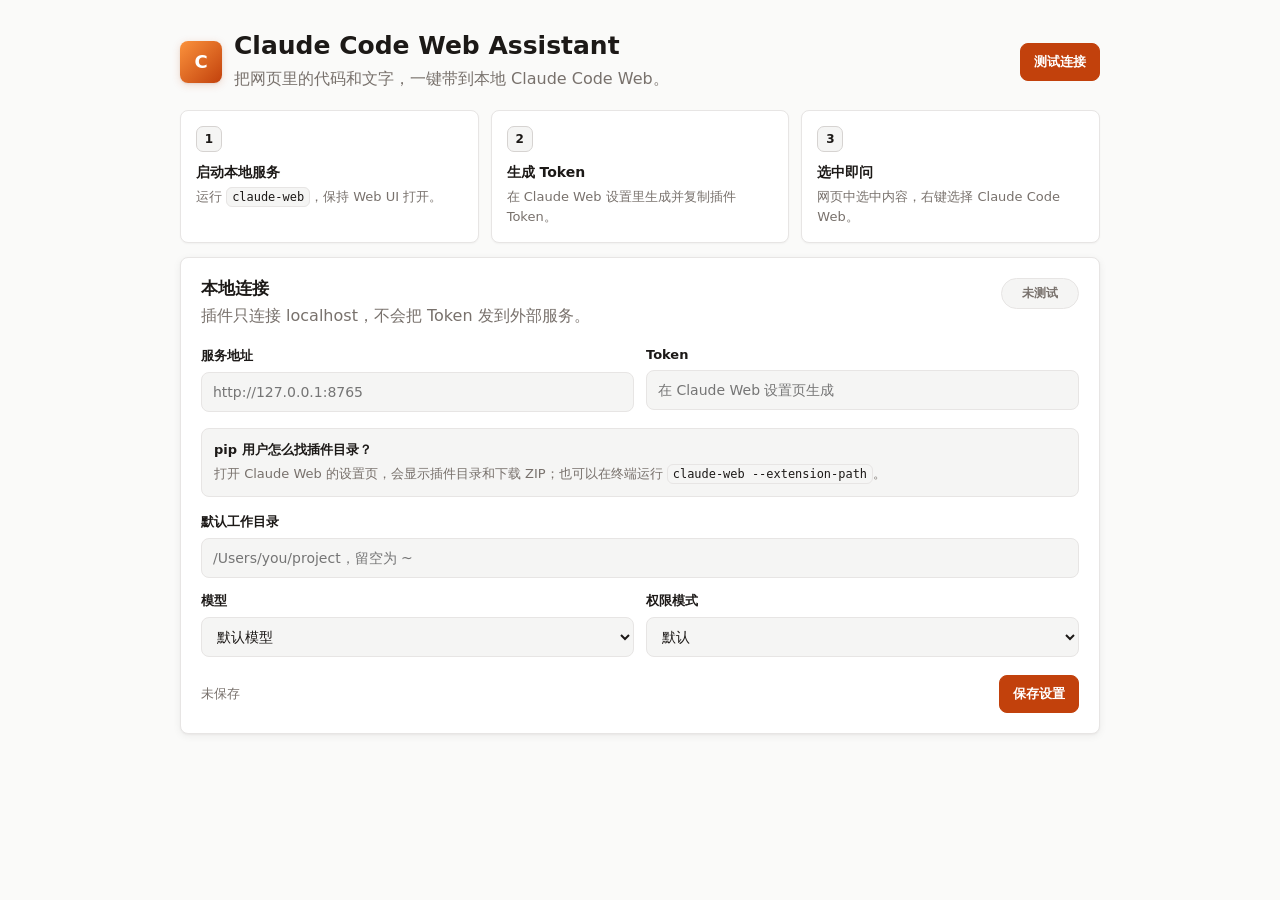
<file: browser-extension/src/options.html>
<!doctype html>
<html lang="zh-CN">
<head>
  <meta charset="utf-8" />
  <meta name="viewport" content="width=device-width, initial-scale=1" />
  <title>Claude Code Web 插件设置</title>
  <link rel="stylesheet" href="options.css" />
</head>
<body>
  <main class="shell">
    <header class="hero">
      <div class="brand-row">
        <div class="mark" aria-hidden="true">C</div>
        <div>
          <h1>Claude Code Web Assistant</h1>
          <p>把网页里的代码和文字，一键带到本地 Claude Code Web。</p>
        </div>
      </div>
      <button id="testBtn" type="button">测试连接</button>
    </header>

    <section class="setup">
      <div class="step">
        <span>1</span>
        <strong>启动本地服务</strong>
        <p>运行 <code>claude-web</code>，保持 Web UI 打开。</p>
      </div>
      <div class="step">
        <span>2</span>
        <strong>生成 Token</strong>
        <p>在 Claude Web 设置里生成并复制插件 Token。</p>
      </div>
      <div class="step">
        <span>3</span>
        <strong>选中即问</strong>
        <p>网页中选中内容，右键选择 Claude Code Web。</p>
      </div>
    </section>

    <section class="panel">
      <div class="panel-head">
        <div>
          <h2>本地连接</h2>
          <p>插件只连接 localhost，不会把 Token 发到外部服务。</p>
        </div>
        <div id="connectionBadge" class="badge">未测试</div>
      </div>

      <div class="grid">
        <label>
          <span>服务地址</span>
          <input id="serviceUrl" autocomplete="off" placeholder="http://127.0.0.1:8765" />
        </label>
        <label>
          <span>Token</span>
          <input id="token" autocomplete="off" type="password" placeholder="在 Claude Web 设置页生成" />
        </label>
      </div>

      <div class="hint">
        <strong>pip 用户怎么找插件目录？</strong>
        <p>打开 Claude Web 的设置页，会显示插件目录和下载 ZIP；也可以在终端运行 <code>claude-web --extension-path</code>。</p>
      </div>

      <label>
        <span>默认工作目录</span>
        <input id="cwd" autocomplete="off" placeholder="/Users/you/project，留空为 ~" />
      </label>

      <div class="row">
        <label>
          <span>模型</span>
          <select id="model">
            <option value="">默认模型</option>
            <option value="opus">Opus</option>
            <option value="sonnet">Sonnet</option>
            <option value="haiku">Haiku</option>
          </select>
        </label>
        <label>
          <span>权限模式</span>
          <select id="permissionMode">
            <option value="default">默认</option>
            <option value="plan">计划</option>
            <option value="readonly">只读</option>
          </select>
        </label>
      </div>

      <footer>
        <span id="status">未保存</span>
        <button id="saveBtn" type="button">保存设置</button>
      </footer>
    </section>
  </main>
  <script type="module" src="options.js"></script>
</body>
</html>
</file>
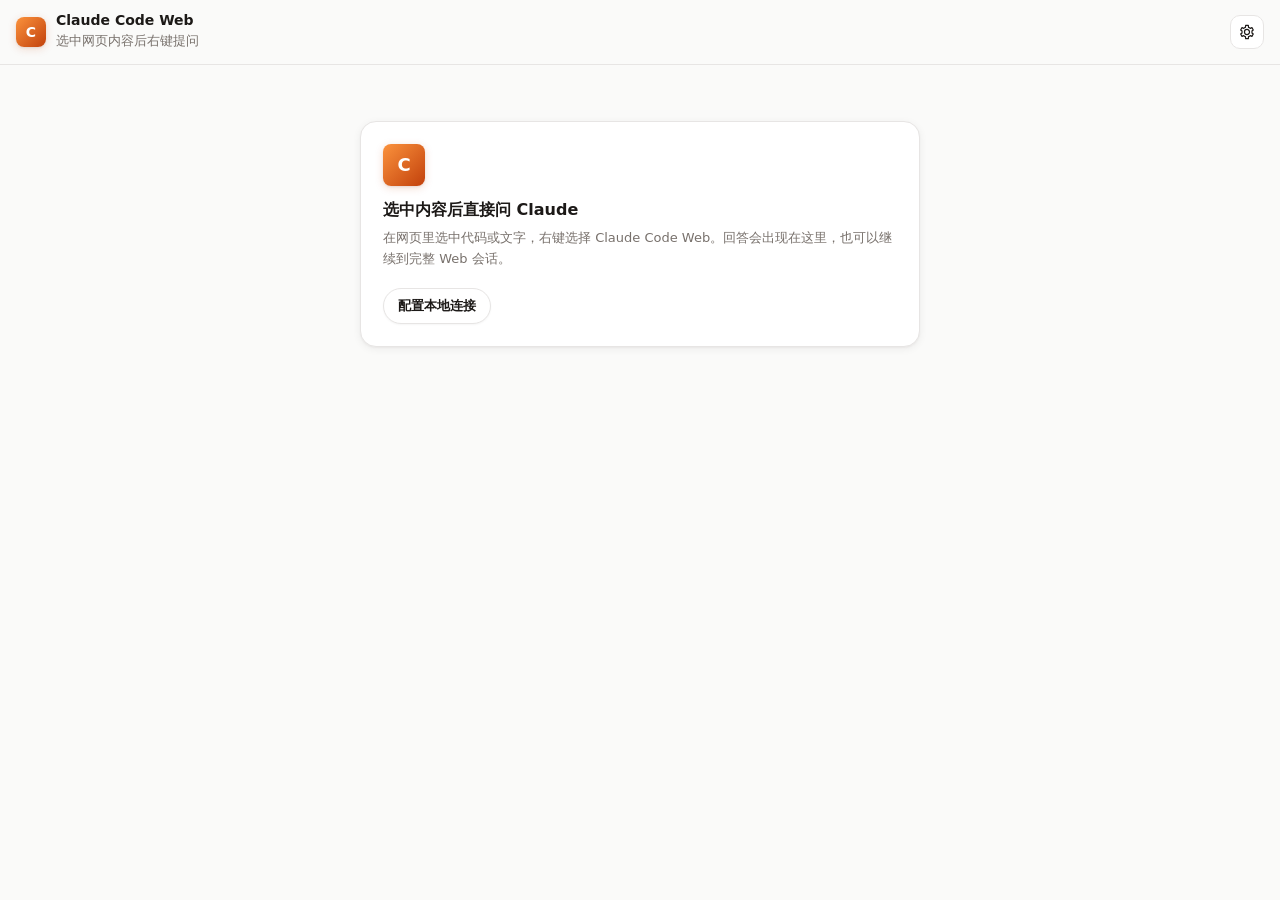
<file: browser-extension/src/sidepanel.html>
<!doctype html>
<html lang="zh-CN">
<head>
  <meta charset="utf-8" />
  <meta name="viewport" content="width=device-width, initial-scale=1" />
  <title>Claude Code Web</title>
  <link rel="stylesheet" href="sidepanel.css" />
</head>
<body>
  <main class="app">
    <header class="topbar">
      <div class="brand">
        <div class="mark" aria-hidden="true">C</div>
        <div>
          <h1>Claude Code Web</h1>
          <p id="subtitle">选中网页内容后右键提问</p>
        </div>
      </div>
      <button id="openOptionsBtn" class="icon-button" type="button" title="设置" aria-label="设置">
        <svg viewBox="0 0 24 24" aria-hidden="true"><path d="M12 8.2a3.8 3.8 0 1 1 0 7.6 3.8 3.8 0 0 1 0-7.6Z"/><path d="M19.4 13.5a7.8 7.8 0 0 0 0-3l2-1.5-2-3.5-2.5 1a8 8 0 0 0-2.6-1.5L14 2h-4l-.4 3a8 8 0 0 0-2.5 1.5l-2.6-1-2 3.5 2.1 1.5a7.8 7.8 0 0 0 0 3L2.5 15l2 3.5 2.6-1a8 8 0 0 0 2.5 1.5l.4 3h4l.3-3a8 8 0 0 0 2.6-1.5l2.5 1 2-3.5-2-1.5Z"/></svg>
      </button>
    </header>

    <section id="emptyState" class="empty panel-width">
      <div class="empty-icon" aria-hidden="true">C</div>
      <h2>选中内容后直接问 Claude</h2>
      <p>在网页里选中代码或文字，右键选择 Claude Code Web。回答会出现在这里，也可以继续到完整 Web 会话。</p>
      <button id="emptyOptionsBtn" type="button">配置本地连接</button>
      <p id="lastError" class="error hidden"></p>
    </section>

    <section id="workState" class="work hidden">
      <div id="askState" class="context panel-width">
        <div class="context-head">
          <div>
            <div class="source-kicker">当前选中</div>
            <div id="askTitle" class="source-title"></div>
          </div>
          <button id="toggleContextTextBtn" class="text-button" type="button">展开</button>
        </div>
        <a id="askUrl" target="_blank" rel="noreferrer"></a>
        <pre id="selectionPreview" class="collapsed"></pre>
      </div>

      <section id="answerState" class="answer panel-width hidden">
        <div class="answer-header">
          <div id="statusLine" class="status">准备中...</div>
          <div id="statusDot" class="status-dot" aria-hidden="true"></div>
        </div>
        <article id="answer"></article>
      </section>

      <div class="composer-wrap">
        <div class="composer panel-width">
          <textarea id="customQuestion" rows="2" placeholder="输入 @ 即可询问标签页相关问题"></textarea>
          <div class="composer-actions">
            <div class="left-actions">
              <button id="toggleContextBtn" class="icon-btn" type="button" title="展开/收起上下文" aria-label="展开/收起上下文" data-tooltip="展开上下文">
                <svg viewBox="0 0 24 24" aria-hidden="true"><path d="M4 7h16"/><path d="M4 12h10"/><path d="M4 17h16"/></svg>
              </button>
              <button id="copyBtn" class="icon-btn" type="button" title="复制回答" aria-label="复制回答" data-tooltip="复制回答" disabled>
                <svg viewBox="0 0 24 24" aria-hidden="true"><rect x="9" y="9" width="10" height="10" rx="2"/><path d="M5 15V7a2 2 0 0 1 2-2h8"/></svg>
              </button>
              <button id="stopBtn" class="icon-btn danger" type="button" title="停止回答" aria-label="停止回答" data-tooltip="停止回答" disabled>
                <svg viewBox="0 0 24 24" aria-hidden="true"><rect x="7" y="7" width="10" height="10" rx="2"/></svg>
              </button>
            </div>
            <div class="model-group">
              <label for="modelSelect" class="sr-only">模型档次</label>
              <select id="modelSelect" aria-label="模型档次">
                <option value="">Auto</option>
                <option value="haiku">Flash</option>
                <option value="sonnet">Pro</option>
                <option value="opus">Max</option>
              </select>
            </div>
            <div class="right-actions">
              <button id="continueBtn" class="icon-btn" type="button" title="去 Web 端" aria-label="去 Web 端" data-tooltip="去 Web 端" disabled>
                <svg viewBox="0 0 24 24" aria-hidden="true"><rect x="4" y="5" width="16" height="14" rx="2"/><path d="M10 14 15 9"/><path d="M11.5 9H15v3.5"/></svg>
              </button>
              <button id="askBtn" class="icon-btn primary" type="button" title="发送" aria-label="发送" data-tooltip="发送">
                <svg viewBox="0 0 24 24" aria-hidden="true"><path d="M4 12 20 4l-5 16-3-6-8-2z"/></svg>
              </button>
            </div>
          </div>
        </div>
      </div>
    </section>
  </main>
  <script type="module" src="sidepanel.js"></script>
</body>
</html>
</file>
<file: browser-extension/src/options.css>
:root {
  color-scheme: light dark;
  --bg: #fafaf9;
  --surface: #ffffff;
  --surface-2: #f5f5f4;
  --surface-3: #e7e5e4;
  --border: #e7e5e4;
  --border-strong: #d6d3d1;
  --text: #1c1917;
  --muted: #78716c;
  --subtle: #a8a29e;
  --accent: #c2410c;
  --green: #166534;
  --danger: #be123c;
  --shadow-md: 0 2px 8px rgba(28, 25, 23, .06), 0 1px 2px rgba(28, 25, 23, .04);
}

@media (prefers-color-scheme: dark) {
  :root {
    --bg: #0c0a09;
    --surface: #1c1917;
    --surface-2: #292524;
    --surface-3: #44403c;
    --border: #292524;
    --border-strong: #44403c;
    --text: #fafaf9;
    --muted: #a8a29e;
    --subtle: #78716c;
    --accent: #fb923c;
    --green: #86efac;
    --danger: #fb7185;
    --shadow-md: 0 2px 10px rgba(0, 0, 0, .34);
  }
}

* { box-sizing: border-box; }

body {
  margin: 0;
  font-family: Inter, ui-sans-serif, system-ui, -apple-system, BlinkMacSystemFont, "Segoe UI", "PingFang SC", sans-serif;
  font-feature-settings: "cv02", "cv03", "cv04", "cv11";
  background: var(--bg);
  color: var(--text);
  -webkit-font-smoothing: antialiased;
}

.shell {
  width: min(920px, calc(100vw - 32px));
  margin: 0 auto;
  padding: 32px 0 42px;
}

.hero {
  display: flex;
  align-items: center;
  justify-content: space-between;
  gap: 18px;
  margin-bottom: 18px;
}

.brand-row {
  display: flex;
  align-items: center;
  gap: 12px;
}

.mark {
  width: 42px;
  height: 42px;
  display: grid;
  place-items: center;
  flex: 0 0 auto;
  border-radius: 8px;
  color: #ffffff;
  background: linear-gradient(135deg, #fb923c, #c2410c);
  box-shadow: 0 2px 8px rgba(194, 65, 12, .18), 0 1px 2px rgba(28, 25, 23, .08);
  font-size: 18px;
  font-weight: 780;
}

h1 {
  font-size: 25px;
  line-height: 1.15;
  margin: 0 0 6px;
  font-weight: 730;
  letter-spacing: 0;
}

h2 {
  font-size: 17px;
  line-height: 1.25;
  margin: 0 0 5px;
  font-weight: 700;
  letter-spacing: 0;
}

p {
  margin: 0;
  color: var(--muted);
  line-height: 1.55;
}

code {
  padding: 2px 5px;
  border: 1px solid var(--border);
  border-radius: 6px;
  background: var(--surface-2);
  color: var(--text);
  font-size: .92em;
}

.setup {
  display: grid;
  grid-template-columns: repeat(3, minmax(0, 1fr));
  gap: 12px;
  margin-bottom: 14px;
}

.step {
  min-height: 122px;
  padding: 15px;
  border: 1px solid var(--border);
  border-radius: 8px;
  background: var(--surface);
  box-shadow: 0 1px 2px rgba(28, 25, 23, .04);
}

.step span {
  width: 26px;
  height: 26px;
  display: grid;
  place-items: center;
  margin-bottom: 12px;
  border: 1px solid var(--border-strong);
  border-radius: 7px;
  color: var(--text);
  background: var(--surface-2);
  font-size: 12px;
  font-weight: 760;
}

.step strong {
  display: block;
  margin-bottom: 5px;
  font-size: 14px;
}

.step p {
  font-size: 13px;
}

.panel {
  padding: 20px;
  border: 1px solid var(--border);
  border-radius: 8px;
  background: var(--surface);
  box-shadow: var(--shadow-md);
}

.panel-head {
  display: flex;
  align-items: flex-start;
  justify-content: space-between;
  gap: 16px;
  margin-bottom: 18px;
}

.badge {
  min-width: 78px;
  padding: 6px 10px;
  border: 1px solid var(--border);
  border-radius: 999px;
  color: var(--muted);
  background: var(--surface-2);
  font-size: 12px;
  font-weight: 700;
  text-align: center;
}

.badge.ok {
  border-color: color-mix(in srgb, var(--green) 42%, var(--border));
  color: var(--green);
}

.badge.bad {
  border-color: color-mix(in srgb, var(--danger) 42%, var(--border));
  color: var(--danger);
}

.grid,
.row {
  display: grid;
  grid-template-columns: 1fr 1fr;
  gap: 12px;
}

label {
  display: grid;
  gap: 7px;
  margin-bottom: 14px;
}

label span {
  font-size: 13px;
  font-weight: 700;
}

input,
select {
  width: 100%;
  height: 40px;
  border: 1px solid var(--border);
  border-radius: 8px;
  padding: 0 11px;
  font: inherit;
  font-size: 14px;
  color: var(--text);
  background: var(--surface-2);
  outline: none;
}

input:focus,
select:focus {
  border-color: var(--border-strong);
  box-shadow: 0 0 0 3px color-mix(in srgb, var(--border-strong) 36%, transparent);
}

.hint {
  margin: 2px 0 16px;
  padding: 12px;
  border: 1px solid var(--border);
  border-radius: 8px;
  background: var(--surface-2);
}

.hint strong {
  display: block;
  margin-bottom: 5px;
  font-size: 13px;
}

.hint p {
  font-size: 13px;
}

button {
  border: 1px solid var(--border);
  border-radius: 8px;
  padding: 9px 13px;
  font: inherit;
  font-size: 13px;
  font-weight: 700;
  color: var(--text);
  background: var(--surface);
  cursor: pointer;
  transition: border-color .14s ease, background .14s ease, color .14s ease, opacity .14s ease;
}

button:hover:not(:disabled) {
  border-color: var(--border-strong);
  background: var(--surface-2);
}

button:disabled {
  cursor: not-allowed;
  opacity: .55;
}

#saveBtn,
#testBtn {
  background: var(--accent);
  border-color: var(--accent);
  color: #ffffff;
}

@media (prefers-color-scheme: dark) {
  #saveBtn,
  #testBtn {
    background: var(--accent);
    border-color: var(--accent);
    color: #1c1917;
  }
}

#saveBtn:hover:not(:disabled),
#testBtn:hover:not(:disabled) {
  background: #9a3412;
  border-color: #9a3412;
}

@media (prefers-color-scheme: dark) {
  #saveBtn:hover:not(:disabled),
  #testBtn:hover:not(:disabled) {
    background: #fdba74;
    border-color: #fdba74;
  }
}

footer {
  display: flex;
  align-items: center;
  justify-content: space-between;
  gap: 12px;
  margin-top: 4px;
}

#status {
  color: var(--muted);
  font-size: 13px;
}

@media (max-width: 720px) {
  .hero,
  .panel-head {
    align-items: stretch;
    flex-direction: column;
  }

  .setup,
  .grid,
  .row {
    grid-template-columns: 1fr;
  }
}
</file>
<file: browser-extension/src/sidepanel.css>
:root {
  color-scheme: light dark;
  --bg: #fafaf9;
  --surface: #ffffff;
  --surface-2: #f5f5f4;
  --surface-3: #e7e5e4;
  --border: #e7e5e4;
  --border-strong: #d6d3d1;
  --text: #1c1917;
  --muted: #78716c;
  --subtle: #a8a29e;
  --accent: #c2410c;
  --accent-hover: #9a3412;
  --green: #166534;
  --danger: #be123c;
  --code-bg: #0d1117;
  --code-text: #e6edf3;
  --shadow-sm: 0 1px 2px rgba(28, 25, 23, .04);
  --shadow-md: 0 2px 8px rgba(28, 25, 23, .06), 0 1px 2px rgba(28, 25, 23, .04);
  --panel-width: 560px;
}

@media (prefers-color-scheme: dark) {
  :root {
    --bg: #0c0a09;
    --surface: #1c1917;
    --surface-2: #292524;
    --surface-3: #44403c;
    --border: #292524;
    --border-strong: #44403c;
    --text: #fafaf9;
    --muted: #a8a29e;
    --subtle: #78716c;
    --accent: #fb923c;
    --accent-hover: #fdba74;
    --green: #86efac;
    --danger: #fb7185;
    --code-bg: #09090b;
    --code-text: #f4f4f5;
    --shadow-sm: 0 1px 2px rgba(0, 0, 0, .32);
    --shadow-md: 0 2px 10px rgba(0, 0, 0, .34);
  }
}

* {
  box-sizing: border-box;
  scrollbar-width: none;
  -ms-overflow-style: none;
}

*::-webkit-scrollbar {
  width: 0;
  height: 0;
  display: none;
}

html,
body {
  margin: 0;
  min-width: 320px;
  overflow: hidden auto;
}

body {
  overflow-x: hidden;
  background: var(--bg);
  color: var(--text);
  font-family: Inter, ui-sans-serif, system-ui, -apple-system, BlinkMacSystemFont, "Segoe UI", "PingFang SC", sans-serif;
  font-feature-settings: "cv02", "cv03", "cv04", "cv11";
  -webkit-font-smoothing: antialiased;
}

.app {
  min-height: 100vh;
  display: flex;
  flex-direction: column;
}

.panel-width {
  width: min(var(--panel-width), calc(100vw - 32px));
  margin-left: auto;
  margin-right: auto;
}

.topbar {
  position: sticky;
  top: 0;
  z-index: 10;
  display: flex;
  align-items: center;
  justify-content: space-between;
  gap: 12px;
  padding: 12px 16px;
  border-bottom: 1px solid var(--border);
  background: color-mix(in srgb, var(--bg) 94%, transparent);
  backdrop-filter: blur(14px);
}

.brand {
  display: flex;
  align-items: center;
  gap: 10px;
  min-width: 0;
}

.mark,
.empty-icon {
  display: grid;
  place-items: center;
  flex: 0 0 auto;
  border-radius: 8px;
  color: #ffffff;
  background: linear-gradient(135deg, #fb923c, #c2410c);
  box-shadow: 0 2px 8px rgba(194, 65, 12, .18), 0 1px 2px rgba(28, 25, 23, .08);
  font-weight: 760;
}

.mark {
  width: 30px;
  height: 30px;
  font-size: 14px;
}

.empty-icon {
  width: 42px;
  height: 42px;
  margin-bottom: 14px;
  font-size: 18px;
}

h1 {
  margin: 0 0 2px;
  overflow: hidden;
  text-overflow: ellipsis;
  white-space: nowrap;
  color: var(--text);
  font-size: 14px;
  font-weight: 700;
  line-height: 1.2;
  letter-spacing: 0;
}

h2 {
  margin: 0 0 8px;
  color: var(--text);
  font-size: 16px;
  font-weight: 700;
  line-height: 1.3;
  letter-spacing: 0;
}

p {
  margin: 0;
  color: var(--muted);
  font-size: 13px;
  line-height: 1.6;
}

button {
  height: 36px;
  border: 1px solid var(--border);
  border-radius: 999px;
  padding: 0 14px;
  font: inherit;
  font-size: 13px;
  font-weight: 650;
  color: var(--text);
  background: var(--surface);
  cursor: pointer;
  box-shadow: var(--shadow-sm);
  transition: border-color .14s ease, background .14s ease, color .14s ease, opacity .14s ease;
}

button:hover:not(:disabled) {
  border-color: var(--border-strong);
  background: var(--surface-2);
}

button:disabled {
  cursor: not-allowed;
  opacity: .46;
}

.icon-button {
  width: 34px;
  height: 34px;
  padding: 0;
  display: grid;
  place-items: center;
  flex: 0 0 auto;
  border-radius: 10px;
  box-shadow: none;
}

.icon-button svg {
  width: 16px;
  height: 16px;
  fill: none;
  stroke: currentColor;
  stroke-linecap: round;
  stroke-linejoin: round;
  stroke-width: 1.8;
}

.hidden {
  display: none !important;
}

.empty {
  margin-top: 56px;
  padding: 22px;
  border: 1px solid var(--border);
  border-radius: 16px;
  background: var(--surface);
  box-shadow: var(--shadow-md);
}

.empty button {
  margin-top: 18px;
}

.work {
  min-height: calc(100vh - 59px);
  display: flex;
  flex: 1;
  flex-direction: column;
}

.context {
  margin-top: 14px;
  padding: 12px 14px;
  border: 1px solid var(--border);
  border-radius: 16px;
  background: var(--surface);
  box-shadow: var(--shadow-sm);
}

.context-head {
  display: flex;
  align-items: flex-start;
  justify-content: space-between;
  gap: 12px;
}

.source-kicker {
  margin-bottom: 3px;
  color: var(--accent);
  font-size: 11px;
  font-weight: 720;
  line-height: 1.2;
}

.source-title {
  max-width: 100%;
  overflow: hidden;
  text-overflow: ellipsis;
  white-space: nowrap;
  color: var(--text);
  font-size: 14px;
  font-weight: 700;
  line-height: 1.35;
}

#askUrl {
  display: block;
  max-width: 100%;
  margin-top: 3px;
  overflow: hidden;
  text-overflow: ellipsis;
  white-space: nowrap;
  color: var(--muted);
  font-size: 12px;
}

.text-button {
  width: auto;
  height: auto;
  padding: 2px 0;
  border: 0;
  border-radius: 0;
  color: var(--muted);
  background: transparent;
  box-shadow: none;
  font-size: 12px;
}

.text-button:hover:not(:disabled) {
  color: var(--text);
  background: transparent;
}

pre {
  max-width: 100%;
  margin: 10px 0 0;
  overflow: auto;
  white-space: pre-wrap;
  word-break: break-word;
  overflow-wrap: anywhere;
  padding: 11px 12px;
  border: 1px solid #1f2937;
  border-radius: 12px;
  background: var(--code-bg);
  color: var(--code-text);
  font-family: "JetBrains Mono", ui-monospace, SFMono-Regular, Menlo, Monaco, Consolas, monospace;
  font-size: 12px;
  line-height: 1.55;
}

pre.collapsed {
  max-height: 92px;
}

pre.expanded {
  max-height: 260px;
}

.answer {
  flex: 1;
  display: flex;
  flex-direction: column;
  gap: 10px;
  padding: 16px 0 132px;
}

.answer-header {
  display: flex;
  align-items: center;
  justify-content: space-between;
  gap: 10px;
}

.status {
  color: var(--muted);
  font-size: 13px;
  line-height: 1.4;
}

.status-dot {
  width: 8px;
  height: 8px;
  flex: 0 0 auto;
  border-radius: 999px;
  background: var(--subtle);
}

.status-dot.active {
  background: var(--accent);
}

.status-dot.done {
  background: var(--green);
}

#answer {
  min-height: 220px;
  color: var(--text);
  word-break: break-word;
  overflow-wrap: anywhere;
  font-size: 15px;
  line-height: 1.68;
}

#answer > :first-child {
  margin-top: 0;
}

#answer > :last-child {
  margin-bottom: 0;
}

#answer h1,
#answer h2,
#answer h3,
#answer h4,
#answer h5,
#answer h6 {
  margin: 20px 0 9px;
  color: var(--text);
  font-weight: 760;
  line-height: 1.32;
  letter-spacing: 0;
}

#answer h1 {
  font-size: 20px;
}

#answer h2 {
  font-size: 18px;
}

#answer h3 {
  font-size: 16px;
}

#answer h4,
#answer h5,
#answer h6 {
  font-size: 15px;
}

#answer p {
  margin: 9px 0;
  color: var(--text);
  font-size: inherit;
  line-height: inherit;
}

#answer strong {
  font-weight: 760;
}

#answer ul,
#answer ol {
  margin: 9px 0 14px;
  padding-left: 1.35em;
}

#answer li {
  margin: 5px 0;
  padding-left: 2px;
}

#answer li::marker {
  color: var(--muted);
  font-weight: 650;
}

#answer hr {
  height: 1px;
  margin: 20px 0;
  border: 0;
  background: var(--border);
}

#answer blockquote {
  margin: 12px 0;
  padding: 8px 12px;
  border-left: 3px solid var(--border-strong);
  color: var(--muted);
  background: var(--surface-2);
}

#answer blockquote p {
  color: inherit;
}

#answer a {
  color: var(--accent);
  text-decoration: underline;
  text-underline-offset: 3px;
}

#answer code {
  border-radius: 5px;
  padding: 1px 5px;
  color: var(--text);
  background: var(--surface-2);
  font-family: "JetBrains Mono", ui-monospace, SFMono-Regular, Menlo, Monaco, Consolas, monospace;
  font-size: .9em;
}

#answer pre {
  max-height: none;
  margin: 12px 0;
  overflow: auto;
  white-space: pre;
  padding: 12px;
  border: 1px solid #1f2937;
  border-radius: 12px;
  background: var(--code-bg);
  color: var(--code-text);
  font-size: 12px;
  line-height: 1.6;
}

#answer pre code {
  display: block;
  padding: 0;
  color: inherit;
  background: transparent;
  font-size: inherit;
}

.composer-wrap {
  position: sticky;
  bottom: 0;
  z-index: 9;
  margin-top: auto;
  padding: 10px 0 12px;
  border-top: 1px solid color-mix(in srgb, var(--border) 62%, transparent);
  background: linear-gradient(180deg, color-mix(in srgb, var(--bg) 0%, transparent), var(--bg) 22%, var(--bg));
}

.composer {
  padding: 8px 10px;
  border: 1px solid var(--border-strong);
  border-radius: 16px;
  background: var(--surface);
  box-shadow: var(--shadow-md);
}

textarea {
  width: 100%;
  height: 42px;
  min-height: 42px;
  max-height: 132px;
  resize: none;
  overflow: auto;
  border: 0;
  border-radius: 10px;
  padding: 7px 5px 5px;
  font: inherit;
  font-size: 14.5px;
  line-height: 1.5;
  color: var(--text);
  background: transparent;
  outline: none;
}

.composer-actions {
  display: flex;
  align-items: center;
  justify-content: space-between;
  gap: 8px;
  margin-top: 2px;
  min-width: 0;
}

.left-actions,
.right-actions {
  display: flex;
  align-items: center;
  gap: 4px;
  flex: 0 0 auto;
}

.model-group {
  position: relative;
  margin-left: auto;
  min-width: 0;
}

.model-group::after {
  content: "";
  position: absolute;
  right: 10px;
  top: 50%;
  width: 6px;
  height: 6px;
  margin-top: -4px;
  border-right: 1.5px solid var(--muted);
  border-bottom: 1.5px solid var(--muted);
  transform: rotate(45deg);
  pointer-events: none;
}

.sr-only {
  position: absolute;
  width: 1px;
  height: 1px;
  padding: 0;
  overflow: hidden;
  clip: rect(0, 0, 0, 0);
  white-space: nowrap;
  border: 0;
}

.icon-btn {
  position: relative;
  width: 28px;
  height: 28px;
  display: grid;
  place-items: center;
  flex: 0 0 auto;
  padding: 0;
  border: 0;
  border-radius: 10px;
  color: var(--text);
  background: transparent;
  box-shadow: none;
}

.icon-btn:hover:not(:disabled) {
  background: var(--surface-2);
}

.icon-btn svg {
  width: 16px;
  height: 16px;
  fill: none;
  stroke: currentColor;
  stroke-linecap: round;
  stroke-linejoin: round;
  stroke-width: 2;
}

.icon-btn[data-tooltip]::after {
  content: attr(data-tooltip);
  position: absolute;
  right: 50%;
  bottom: calc(100% + 8px);
  z-index: 20;
  max-width: 96px;
  padding: 4px 7px;
  border-radius: 7px;
  color: var(--surface);
  background: var(--text);
  box-shadow: var(--shadow-md);
  font-size: 11px;
  font-weight: 600;
  line-height: 1.2;
  white-space: nowrap;
  opacity: 0;
  pointer-events: none;
  transform: translate(50%, 4px);
  transition: opacity .14s ease, transform .14s ease;
}

.icon-btn[data-tooltip]:hover:not(:disabled)::after,
.icon-btn[data-tooltip]:focus-visible:not(:disabled)::after {
  opacity: 1;
  transform: translate(50%, 0);
}

.icon-btn.primary {
  color: #ffffff;
  background: var(--accent);
}

.icon-btn.primary:hover:not(:disabled) {
  background: var(--accent-hover);
}

.icon-btn.danger {
  color: var(--danger);
}

select {
  height: 30px;
  min-width: 82px;
  max-width: 98px;
  border: 0;
  border-radius: 999px;
  padding: 0 28px 0 10px;
  color: var(--text);
  background: var(--surface-2);
  appearance: none;
  -webkit-appearance: none;
  -moz-appearance: none;
  box-shadow: inset 0 0 0 1px var(--border);
  font: inherit;
  font-size: 12.5px;
  font-weight: 650;
  outline: none;
  cursor: pointer;
}

#stopBtn {
  color: var(--danger);
}

#continueBtn {
  color: var(--text);
}

.error {
  margin-top: 12px;
  color: var(--danger);
}

@media (max-width: 430px) {
  .panel-width {
    width: calc(100vw - 24px);
  }

  .topbar {
    padding-left: 12px;
    padding-right: 12px;
  }

  #answer {
    font-size: 14px;
  }
}
</file>
